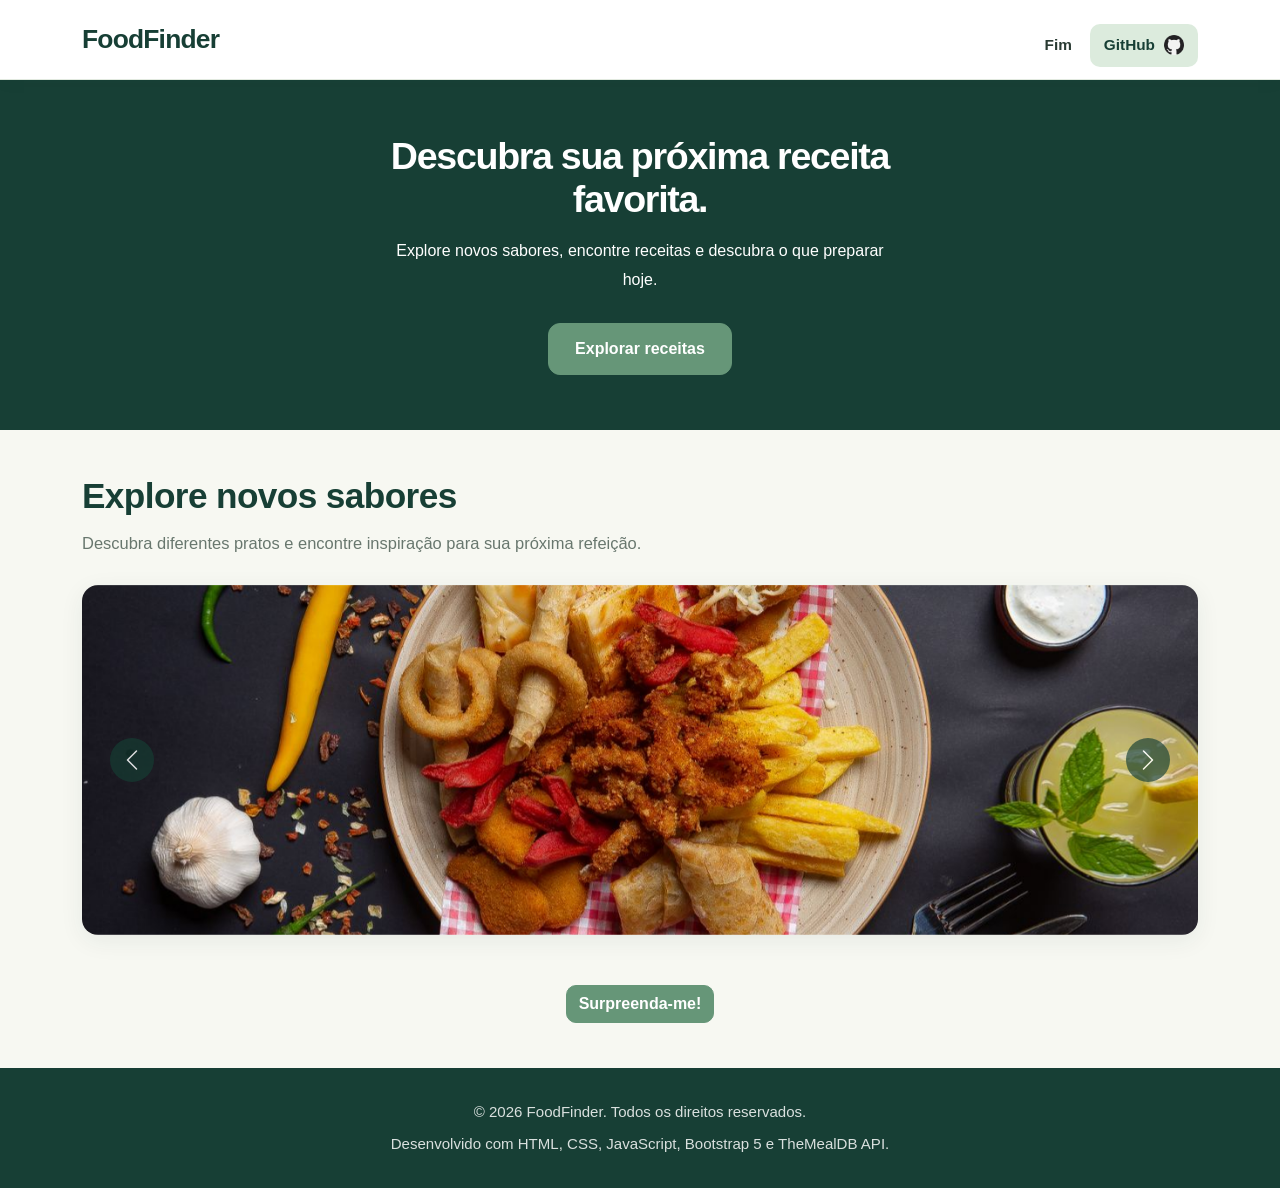
<file: index.html>
<!DOCTYPE html>
<html lang="pt-BR">
<head>
    <meta charset="UTF-8">
    <meta name="viewport" content="width=device-width, initial-scale=1.0">
    <meta name="description" content="FoodFinder: descubra receitas, explore sabores e encontre inspiração para sua próxima refeição.">
    <title>FoodFinder | Descubra novos sabores</title>

    <link href="https://cdn.jsdelivr.net/npm/bootstrap@5.3.3/dist/css/bootstrap.min.css" rel="stylesheet">

    <link rel="stylesheet" href="css/style.css">
</head>

<body>
    <!-- Cabeçalho -->
    <header>
        <nav class="navbar navbar-expand-lg">
            <div class="container">

                <a class="navbar-brand" href="index.html">
                    FoodFinder
                </a>

                <button
                    class="navbar-toggler"
                    type="button"
                    data-bs-toggle="collapse"
                    data-bs-target="#navbarMenu"
                    aria-controls="navbarMenu"
                    aria-expanded="false"
                    aria-label="Abrir menu de navegação"
                >
                    <span class="navbar-toggler-icon"></span>
                </button>

                <div class="collapse navbar-collapse" id="navbarMenu">
                    <ul class="navbar-nav ms-auto">

                        <li class="nav-item">
                            <a class="nav-link" href="#fim">Fim</a>
                        </li>

                        <li class="nav-item">
                            <a class="nav-link active" href="https://github.com/yNeop/FoodFinder">
                                GitHub<img src="assets/icons/github.png" alt="github_logo">
                            </a>
                        </li>

                    </ul>
                </div>

            </div>
        </nav>
    </header>

    <!-- Conteúdo principal -->
    <main>

        <!-- Apresentação -->
        <section id="hero">
            <div class="container">

                <h1>Descubra sua próxima receita favorita.</h1>

                <p>
                    Explore novos sabores, encontre receitas
                    e descubra o que preparar hoje.
                </p>

                <a href="pages/explore.html" class="btn btn-primary">Explorar receitas</a>

            </div>
        </section>

        <!-- Categorias e destaques -->
        <section id="highlights">
            <div class="container">

                <h2>Explore novos sabores</h2>

                <p>
                    Descubra diferentes pratos e encontre
                    inspiração para sua próxima refeição.
                </p>

                <!-- Carrossel de destaques -->
                <div id="carouselExampleInterval" class="carousel slide" data-bs-ride="carousel">
                    <div class="carousel-inner">
                        <div class="carousel-item active" data-bs-interval="10000">
                            <img src="assets/img/carousel1.jpg" class="d-block w-100" alt="...">
                        </div>
                        <div class="carousel-item" data-bs-interval="2000">
                            <img src="assets/img/carousel2.jpg" class="d-block w-100" alt="...">
                        </div>
                        <div class="carousel-item">
                            <img src="assets/img/carousel3.jpg" class="d-block w-100" alt="...">
                        </div>
                    </div>
                    <button class="carousel-control-prev" type="button" data-bs-target="#carouselExampleInterval" data-bs-slide="prev">
                        <span class="carousel-control-prev-icon" aria-hidden="true"></span>
                        <span class="visually-hidden">Previous</span>
                    </button>
                    <button class="carousel-control-next" type="button" data-bs-target="#carouselExampleInterval" data-bs-slide="next">
                        <span class="carousel-control-next-icon" aria-hidden="true"></span>
                        <span class="visually-hidden">Next</span>
                    </button>
                </div>
            </div>

            <button type="button" id="randomRecipeButton" class="btn btn-primary">
                Surpreenda-me!
            </button>
        </section>

    </main>

    <!-- Rodapé -->
    <footer id="fim">
        <div class="container text-center">

            <p>&copy; 2026 FoodFinder. Todos os direitos reservados.</p>

            <p>Desenvolvido com HTML, CSS, JavaScript, Bootstrap 5 e TheMealDB API.</p>

        </div>
    </footer>
    <script src="https://cdn.jsdelivr.net/npm/bootstrap@5.3.3/dist/js/bootstrap.bundle.min.js"></script>
    <script type="module" src="js/app.js"></script>
</body>
</html>
</file>
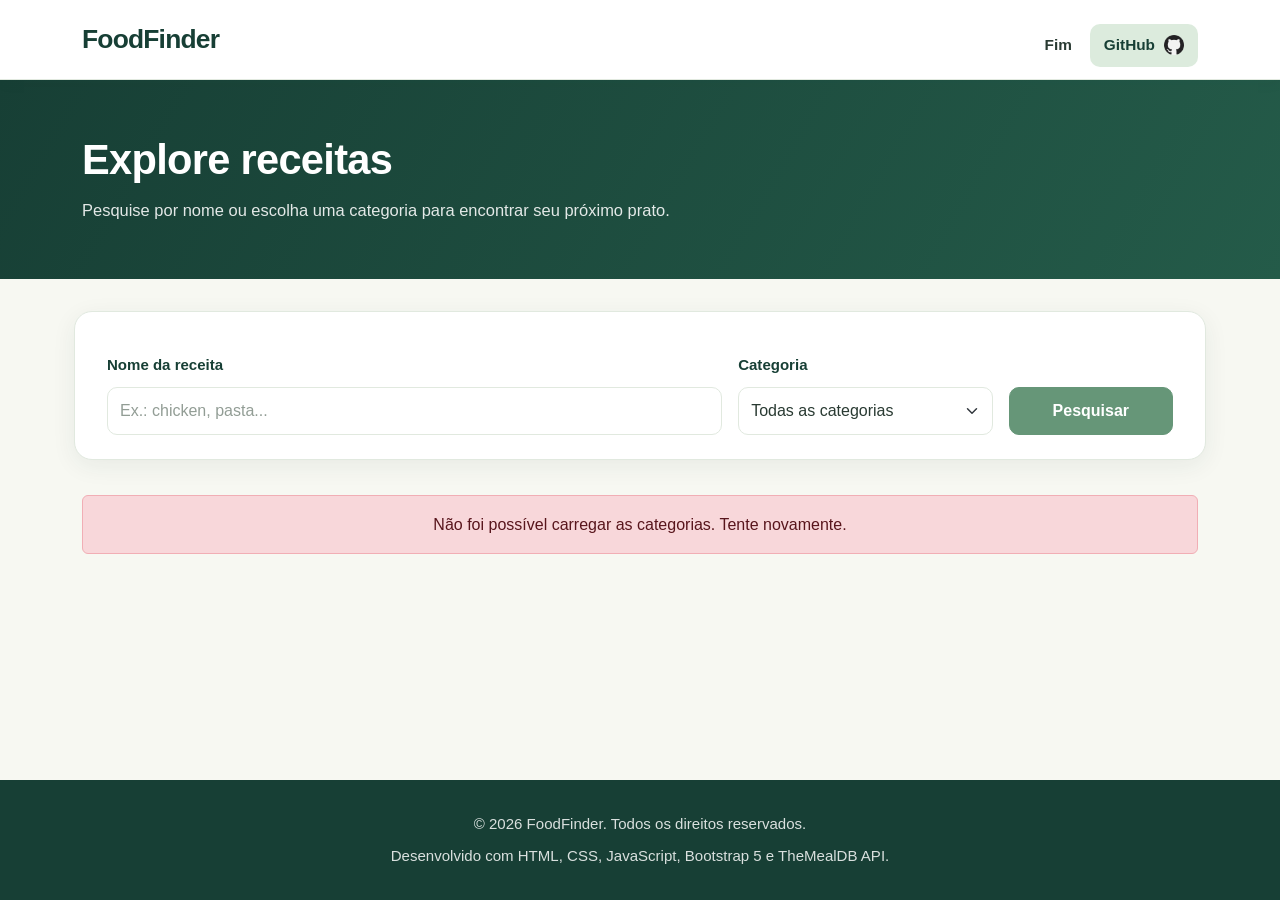
<file: pages/explore.html>
<!DOCTYPE html>
<html lang="pt-BR">
<head>
    <meta charset="UTF-8">
    <meta name="viewport" content="width=device-width, initial-scale=1.0">
    <meta name="description" content="Explore receitas e encontre seu próximo prato favorito no FoodFinder.">
    <title>Explorar receitas | FoodFinder</title>
    <link href="https://cdn.jsdelivr.net/npm/bootstrap@5.3.3/dist/css/bootstrap.min.css" rel="stylesheet">
    <link rel="stylesheet" href="../css/style.css">
    <link rel="stylesheet" href="../css/pages/explore.css">
</head>
<body>
    <header>
        <nav class="navbar navbar-expand-lg">
            <div class="container">
                <a class="navbar-brand" href="../index.html">FoodFinder</a>
                <button class="navbar-toggler" type="button" data-bs-toggle="collapse" data-bs-target="#navbarMenu" aria-controls="navbarMenu" aria-expanded="false" aria-label="Abrir menu de navegação"><span class="navbar-toggler-icon"></span></button>
                <div class="collapse navbar-collapse" id="navbarMenu">
                    <ul class="navbar-nav ms-auto">
                        <li class="nav-item"><a class="nav-link" href="#fim">Fim</a></li>
                        <li class="nav-item"><a class="nav-link active" aria-current="page" href="https://github.com/yNeop/FoodFinder">GitHub<img src="../assets/icons/github.png" alt="github_logo"></a></li>
                    </ul>
                </div>
            </div>
        </nav>
    </header>
    <main class="flex-grow-1">
        <section class="explore-hero">
            <div class="container">
                <h1>Explore receitas</h1>
                <p>Pesquise por nome ou escolha uma categoria para encontrar seu próximo prato.</p>
            </div>
        </section>
        <section class="py-5">
            <div class="container">
                <form id="exploreSearchForm" class="row g-3 mb-4">
                    <div class="col-12 col-md-7">
                        <label for="exploreSearchInput" class="form-label">Nome da receita</label>
                        <input id="exploreSearchInput" class="form-control" type="search" placeholder="Ex.: chicken, pasta...">
                    </div>
                    <div class="col-12 col-md-3">
                        <label for="exploreCategorySelect" class="form-label">Categoria</label>
                        <select id="exploreCategorySelect" class="form-select"><option value="">Todas as categorias</option></select>
                    </div>
                    <div class="col-12 col-md-2 d-flex align-items-end">
                        <button id="exploreSearchButton" class="btn btn-primary w-100" type="submit">Pesquisar</button>
                    </div>
                </form>
                <p id="exploreStatus" class="visually-hidden" role="status" aria-live="polite"></p>
                <div id="exploreRecipes" class="row g-4" aria-live="polite"></div>
            </div>
        </section>
    </main>
    <footer id="fim"><div class="container text-center"><p>&copy; 2026 FoodFinder. Todos os direitos reservados.</p><p>Desenvolvido com HTML, CSS, JavaScript, Bootstrap 5 e TheMealDB API.</p></div></footer>
    <script src="https://cdn.jsdelivr.net/npm/bootstrap@5.3.3/dist/js/bootstrap.bundle.min.js"></script>
    <script type="module" src="../js/app.js"></script>
</body>
</html>
</file>
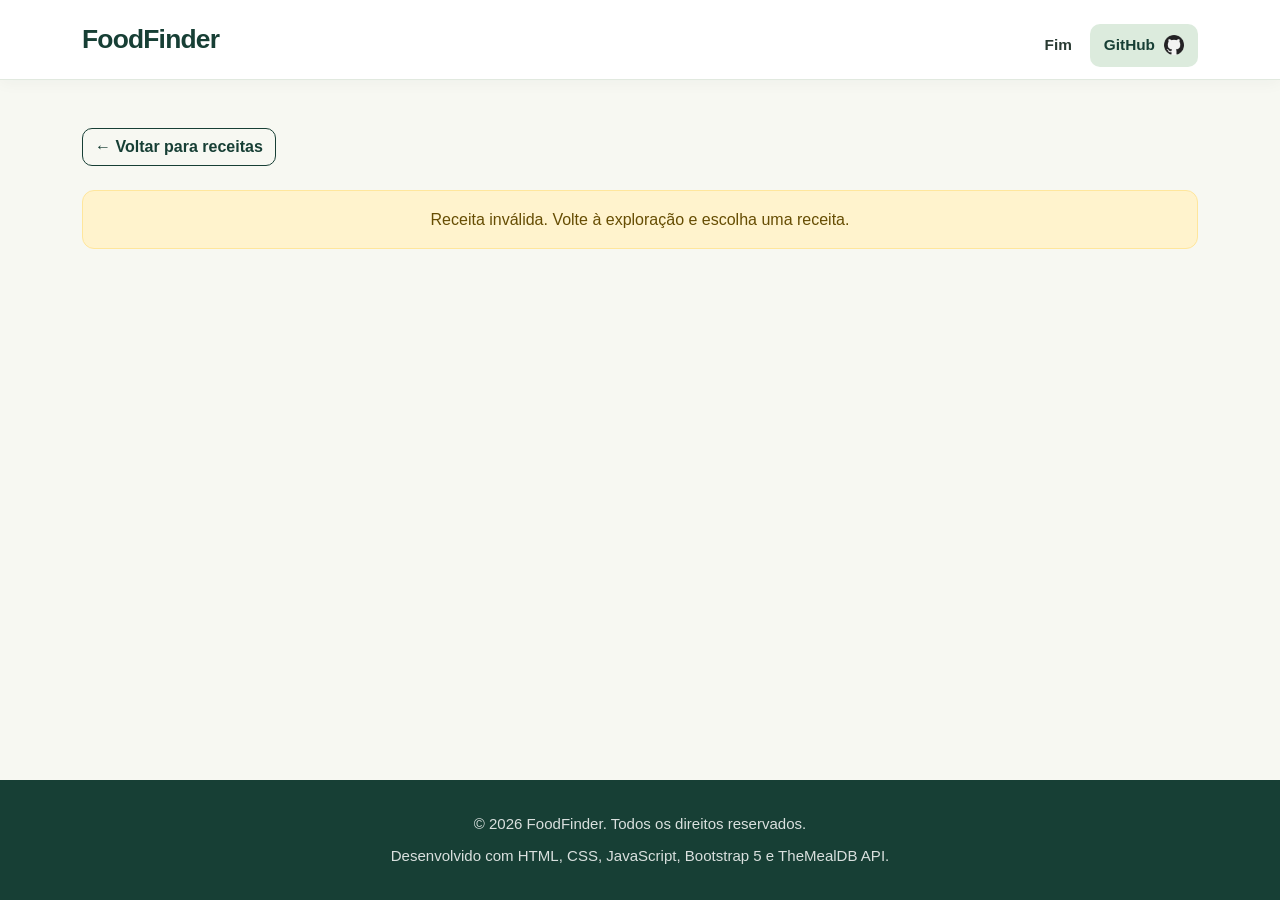
<file: pages/recipe.html>
<!DOCTYPE html>
<html lang="pt-BR">
<head>
    <meta charset="UTF-8">
    <meta name="viewport" content="width=device-width, initial-scale=1.0">
    <meta name="description" content="Veja ingredientes e modo de preparo de receitas no FoodFinder.">
    <title>Detalhes da receita | FoodFinder</title>
    <link href="https://cdn.jsdelivr.net/npm/bootstrap@5.3.3/dist/css/bootstrap.min.css" rel="stylesheet">
    <link rel="stylesheet" href="../css/style.css">
    <link rel="stylesheet" href="../css/pages/recipe.css">
</head>
<body>
    <header>
        <nav class="navbar navbar-expand-lg">
            <div class="container">
                <a class="navbar-brand" href="../index.html">FoodFinder</a>
                <button class="navbar-toggler" type="button" data-bs-toggle="collapse" data-bs-target="#navbarMenu" aria-controls="navbarMenu" aria-expanded="false" aria-label="Abrir menu de navegação"><span class="navbar-toggler-icon"></span></button>
                <div class="collapse navbar-collapse" id="navbarMenu">
                    <ul class="navbar-nav ms-auto">
                        <li class="nav-item"><a class="nav-link" href="#fim">Fim</a></li>
                        <li class="nav-item"><a class="nav-link active" href="https://github.com/yNeop/FoodFinder">GitHub<img src="../assets/icons/github.png" alt="github_logo"></a></li>
                    </ul>
                </div>
            </div>
        </nav>
    </header>
    <main class="flex-grow-1 py-5">
        <div class="container">
            <a class="btn btn-outline-secondary mb-4" href="explore.html">&larr; Voltar para receitas</a>
            <section id="recipeDetails" aria-live="polite">
                <div class="alert alert-info" role="status">Carregando receita...</div>
            </section>
        </div>
    </main>
    <footer id="fim"><div class="container text-center"><p>&copy; 2026 FoodFinder. Todos os direitos reservados.</p><p>Desenvolvido com HTML, CSS, JavaScript, Bootstrap 5 e TheMealDB API.</p></div></footer>
    <script src="https://cdn.jsdelivr.net/npm/bootstrap@5.3.3/dist/js/bootstrap.bundle.min.js"></script>
    <script type="module" src="../js/app.js"></script>
</body>
</html>
</file>
<file: css/style.css>
:root {
    --color-primary: #669678;
    --color-primary-hover: #57896c;

    --color-secondary: #173F35;
    --color-secondary-light: #245B49;

    --color-background: #F7F8F2;
    --color-surface: #FFFFFF;
    --color-surface-soft: #DCEBDD;

    --color-text: #293A32;
    --color-text-light: #68776E;

    --color-border: #E1E9DF;
    --color-white: #FFFFFF;

    --shadow-soft: 0 6px 24px rgba(23, 63, 53, 0.07);
    --shadow-hover: 0 12px 30px rgba(23, 63, 53, 0.13);

    --radius-small: 10px;
    --radius-medium: 16px;
    --radius-large: 22px;
}

* {
    box-sizing: border-box;
}

html {
    scroll-behavior: smooth;
}

body {
    min-height: 100vh;
    display: flex;
    flex-direction: column;
    margin: 0;
    overflow-x: hidden;

    background-color: var(--color-background);
    color: var(--color-text);

    font-family: "Segoe UI", Arial, sans-serif;
    line-height: 1.6;
}

main {
    flex: 1 0 auto;
    min-width: 0;
}

img {
    max-width: 100%;
    height: auto;
}

header {
    position: relative;
    z-index: 10;
}

.navbar {
    min-height: 76px;
    padding: 12px 0;

    background-color: var(--color-surface);
    border-bottom: 1px solid var(--color-border);

    box-shadow: 0 3px 15px rgba(23, 63, 53, 0.04);
}

.navbar-brand {
    color: var(--color-secondary);
    font-size: 1.65rem;
    font-weight: 800;
    letter-spacing: -0.8px;

    transition: color 0.2s ease;
}

.navbar-brand:hover {
    color: var(--color-primary-hover);
}

.navbar-nav {
    gap: 12px;
}

.navbar .nav-link {
    display: flex;
    align-items: center;
    gap: 7px;

    padding: 9px 14px !important;

    color: var(--color-text);
    font-size: 0.96rem;
    font-weight: 600;

    border-radius: var(--radius-small);

    transition:
        color 0.2s ease,
        background-color 0.2s ease;
}

.navbar .nav-link:hover,
.navbar .nav-link.active {
    color: var(--color-secondary);
    background-color: var(--color-surface-soft);
}

.nav-item .nav-link img {
    width: 20px;
    height: 20px;
    margin-left: 2px;
    object-fit: contain;
}

.navbar-toggler {
    padding: 7px 10px;
    border: 1px solid var(--color-border);
    border-radius: 10px;
}

.navbar-toggler:focus {
    box-shadow: 0 0 0 3px rgba(117, 169, 137, 0.2);
}

.btn {
    border-radius: 10px;
    font-weight: 650;

    transition:
        background-color 0.2s ease,
        border-color 0.2s ease,
        color 0.2s ease,
        transform 0.2s ease,
        box-shadow 0.2s ease;
}

.btn-primary,
.btn-primary:focus,
.btn-primary:focus-visible {
    background-color: var(--color-primary) !important;
    border-color: var(--color-primary) !important;
    color: var(--color-white) !important;
    box-shadow: none !important;
}

.btn-primary:hover {
    background-color: var(--color-secondary-light) !important;
    border-color: var(--color-secondary-light) !important;
    color: var(--color-white) !important;

    transform: translateY(-2px);
    box-shadow: 0 6px 16px rgba(23, 63, 53, 0.2);
}

.btn-primary:active,
.btn-primary:active:focus {
    background-color: var(--color-secondary) !important;
    border-color: var(--color-secondary) !important;
    color: var(--color-white) !important;
    box-shadow: none !important;
}

.btn-outline-secondary {
    color: var(--color-secondary);
    border-color: var(--color-secondary);
}

.btn-outline-secondary:hover {
    color: var(--color-white);
    background-color: var(--color-secondary);
    border-color: var(--color-secondary);
}

#hero {
    position: relative;
    padding: 115px 16px;
    text-align: center;

    background-color: #294F40;

    background-image: url("../assets/img/hero.jpg");

    background-repeat: no-repeat;
    background-position: center;
    background-size: cover;

    color: var(--color-text);
}

#hero .container {
    position: relative;
    z-index: 1;
    max-width: 900px;
}

#hero h1 {
    max-width: 850px;
    margin: 0 auto 20px;

    font-size: clamp(2.2rem, 5vw, 3.5rem);
    font-weight: 800;
    line-height: 1.15;
    letter-spacing: -1.3px;
}

#hero p {
    max-width: 650px;
    margin: 0 auto 28px;
    font-size: 1.12rem;
    line-height: 1.8;
}

#hero .btn {
    padding: 13px 26px;
    font-size: 1rem;
    border-radius: 12px;
}

#highlights {
    padding: 70px 0;
}

#highlights h2 {
    margin-bottom: 12px;

    color: var(--color-secondary);
    font-size: clamp(1.7rem, 3vw, 2.2rem);
    font-weight: 800;
    letter-spacing: -0.6px;
}

#highlights > .container > p {
    max-width: 700px;
    margin-bottom: 28px;

    color: var(--color-text-light);
    font-size: 1.03rem;
    line-height: 1.7;
}

.carousel-inner {
    max-height: 700px;
    overflow: hidden;

    border-radius: 16px;
    box-shadow: var(--shadow-soft);
}

.carousel-item img {
    display: block;
    width: 100%;
    height: 700px;

    object-fit: cover;
    object-position: center;
}

.carousel-control-prev,
.carousel-control-next {
    width: 9%;
    opacity: 0.85;
    transition: opacity 0.2s ease;
}

.carousel-control-prev:hover,
.carousel-control-next:hover {
    opacity: 1;
}

.carousel-control-prev-icon,
.carousel-control-next-icon {
    padding: 22px;
    border-radius: 50%;
    background-color: rgba(23, 63, 53, 0.78);
    background-size: 55%;
}

.card {
    overflow: hidden;

    background-color: var(--color-surface);
    border: 1px solid var(--color-border);
    border-radius: var(--radius-medium);

    box-shadow: var(--shadow-soft);

    transition:
        transform 0.25s ease,
        box-shadow 0.25s ease;
}

.card:hover {
    transform: translateY(-5px);
    box-shadow: var(--shadow-hover);
}

.card-img-top {
    width: 100%;
    height: 380px;
    object-fit: cover;
}

.card-body {
    padding: 20px;
}

.card-title {
    color: var(--color-secondary);
    font-weight: 750;
    overflow-wrap: anywhere;
}

.card-text {
    color: var(--color-text-light);
    line-height: 1.65;
}

.card .btn {
    margin-top: 8px;
}

.form-label {
    color: var(--color-secondary);
    font-weight: 650;
}

.form-control,
.form-select {
    min-height: 46px;

    color: var(--color-text);
    background-color: var(--color-surface);

    border: 1px solid var(--color-border);
    border-radius: 10px;
}

.form-control::placeholder {
    color: #929D95;
}

.form-control:focus,
.form-select:focus {
    border-color: var(--color-primary);
    box-shadow: 0 0 0 3px rgba(117, 169, 137, 0.18);
}

footer {
    flex-shrink: 0;
    padding: 32px 0;

    background-color: var(--color-secondary);
    color: var(--color-white);
}

footer p {
    margin-bottom: 8px;
    color: rgba(255, 255, 255, 0.84);
    font-size: 0.94rem;
}

footer p:last-child {
    margin-bottom: 0;
}

@media (max-width: 1600.98px) {

    #hero {
        background-image: none;
        background-color: var(--color-secondary);
        padding: 55px 16px;
    }

    #hero h1 {
        color: var(--color-white);
        max-width: 540px;
        margin: 0 auto 16px;
        font-size: clamp(1.85rem, 7vw, 2.35rem);
    }

    #hero p {
        color: var(--color-white);
        max-width: 500px;
        font-size: 1rem;
    }

    #highlights {
        padding: 45px 0;
    }

    .carousel-item img {
        height: 350px;
    }

    .card-img-top {
        height: 210px;
    }

    .navbar-collapse {
        padding-top: 12px;
    }

    .navbar-nav {
        gap: 4px;
    }
}

@media (max-width: 767.98px) {

    #hero {
        background-image: none;
        background-color: var(--color-secondary);
        padding: 55px 16px;
    }

    #hero h1 {
        max-width: 540px;
        margin: 0 auto 16px;
        font-size: clamp(1.85rem, 7vw, 2.35rem);
    }

    #hero p {
        max-width: 500px;
        font-size: 1rem;
    }

    #highlights {
        padding: 45px 0;
    }

    .carousel-item img {
        height: 350px;
    }

    .card-img-top {
        height: 210px;
    }

    .navbar-collapse {
        padding-top: 12px;
    }

    .navbar-nav {
        gap: 4px;
    }
}

@media (max-width: 575.98px) {

    .navbar {
        min-height: 68px;
    }

    .navbar-brand {
        font-size: 1.35rem;
    }

    #hero {
        padding: 48px 16px;
    }

    #hero h1 {
        font-size: 1.85rem;
        letter-spacing: -0.6px;
    }

    #hero p {
        font-size: 0.96rem;
    }

    #highlights {
        padding: 38px 0;
    }

    #highlights h2 {
        font-size: 1.65rem;
    }

    .carousel-inner {
        border-radius: 12px;
    }

    .carousel-item img {
        height: 250px;
    }

    .card-img-top {
        height: 190px;
    }

    .card-body {
        padding: 16px;
    }

    footer {
        padding: 24px 16px;
        font-size: 0.9rem;
    }

    footer p {
        font-size: 0.85rem;
    }
}

#randomRecipeButton {
    display: block;
    width: fit-content;
    margin: 50px auto 0;
}
</file>
<file: css/pages/explore.css>
.explore-hero {
    padding: 55px 0;

    color: var(--color-white);

    background:
        linear-gradient(
            120deg,
            var(--color-secondary),
            var(--color-secondary-light)
        );
}

.explore-hero h1 {
    margin-bottom: 12px;

    font-size: clamp(1.9rem, 4vw, 2.6rem);
    font-weight: 800;
    letter-spacing: -0.7px;
}

.explore-hero p {
    max-width: 720px;
    margin-bottom: 0;

    color: rgba(255, 255, 255, 0.88);
    font-size: 1.03rem;
    line-height: 1.7;
}

#exploreSearchForm {
    align-items: end;

    padding: 24px;
    margin-bottom: 35px !important;

    background-color: var(--color-surface);
    border: 1px solid var(--color-border);
    border-radius: 18px;

    box-shadow: var(--shadow-soft);
}

#exploreSearchForm .form-label {
    margin-bottom: 9px;
    font-size: 0.94rem;
}

#exploreSearchForm .form-control,
#exploreSearchForm .form-select {
    min-height: 48px;
}

#exploreSearchButton {
    min-height: 48px;
    padding: 10px 15px;
}

#exploreRecipes {
    min-width: 0;
}

#exploreRecipes > [class*="col"] {
    min-width: 0;
}

#exploreRecipes .card {
    height: 100%;
}

#exploreRecipes .card-img-top {
    height: 330px;
    object-fit: cover;
}

#exploreRecipes .card-body {
    display: flex;
    flex-direction: column;
    align-items: flex-start;
}

#exploreRecipes .card-title {
    margin-bottom: 12px;
    font-size: 1.15rem;
}

#exploreRecipes .card-text {
    flex-grow: 1;
    font-size: 0.94rem;
}

#exploreRecipes .btn {
    align-self: flex-start;
}

#exploreStatus:not(:empty) {
    display: block;
    padding: 14px 18px;
    margin-bottom: 22px;

    color: var(--color-secondary);
    background-color: var(--color-surface-soft);

    border: 1px solid #C6DCC9;
    border-radius: 12px;
}

@media (max-width: 767.98px) {

    .explore-hero {
        padding: 38px 0;
    }

    #exploreSearchForm {
        padding: 20px;
    }

    #exploreRecipes .card-img-top {
        height: 210px;
    }
}

@media (max-width: 575.98px) {

    .explore-hero {
        padding: 32px 0;
    }

    .explore-hero h1 {
        font-size: 1.8rem;
    }

    .explore-hero p {
        font-size: 0.95rem;
    }

    #exploreSearchForm {
        padding: 17px;
        border-radius: 14px;
    }

    #exploreRecipes {
        padding-left: 12px;
        padding-right: 12px;
    }

    #exploreRecipes .card-img-top {
        height: 190px;
    }
}
</file>
<file: css/pages/recipe.css>
.recipe-detail-image {
    display: block;
    width: 100%;
    max-height: 560px;

    border-radius: 18px;
    object-fit: cover;
    object-position: center;

    box-shadow: var(--shadow-soft);
}

.ingredient-list {
    padding: 0;
    padding-left: 22px;
}

.ingredient-list li {
    padding: 5px 0;
    margin-bottom: 7px;

    color: var(--color-text);
    line-height: 1.6;
    overflow-wrap: anywhere;
}

.ingredient-list li::marker {
    color: var(--color-primary);
}

.recipe-instructions {
    color: var(--color-text);
    font-size: 1rem;
    line-height: 1.9;

    white-space: pre-line;
    overflow-wrap: anywhere;
}

#recipeDetails {
    min-width: 0;
}

#recipeDetails .card {
    margin-bottom: 25px;
}

#recipeDetails h1,
#recipeDetails h2,
#recipeDetails h3,
#recipeDetails h4 {
    color: var(--color-secondary);
    font-weight: 750;
}

#recipeDetails h1 {
    margin-bottom: 18px;
    font-size: clamp(1.8rem, 4vw, 2.5rem);
    letter-spacing: -0.7px;
}

#recipeDetails h2 {
    margin-bottom: 16px;
    font-size: 1.5rem;
}

#recipeDetails h3 {
    margin-bottom: 13px;
    font-size: 1.25rem;
}

#recipeDetails .alert {
    border-radius: 12px;
    line-height: 1.6;
}

#recipeDetails .alert-info {
    color: #285A4B;
    background-color: #EAF3EB;
    border-color: #CFE2D1;
}

@media (max-width: 991.98px) {

    .recipe-detail-image {
        max-height: 420px;
    }

}

@media (max-width: 575.98px) {

    .recipe-detail-image {
        max-height: 320px;
        border-radius: 13px;
    }

    .recipe-instructions {
        font-size: 0.96rem;
        line-height: 1.7;
    }

    #recipeDetails h2 {
        font-size: 1.35rem;
    }

    #recipeDetails h3 {
        font-size: 1.15rem;
    }

}
</file>
